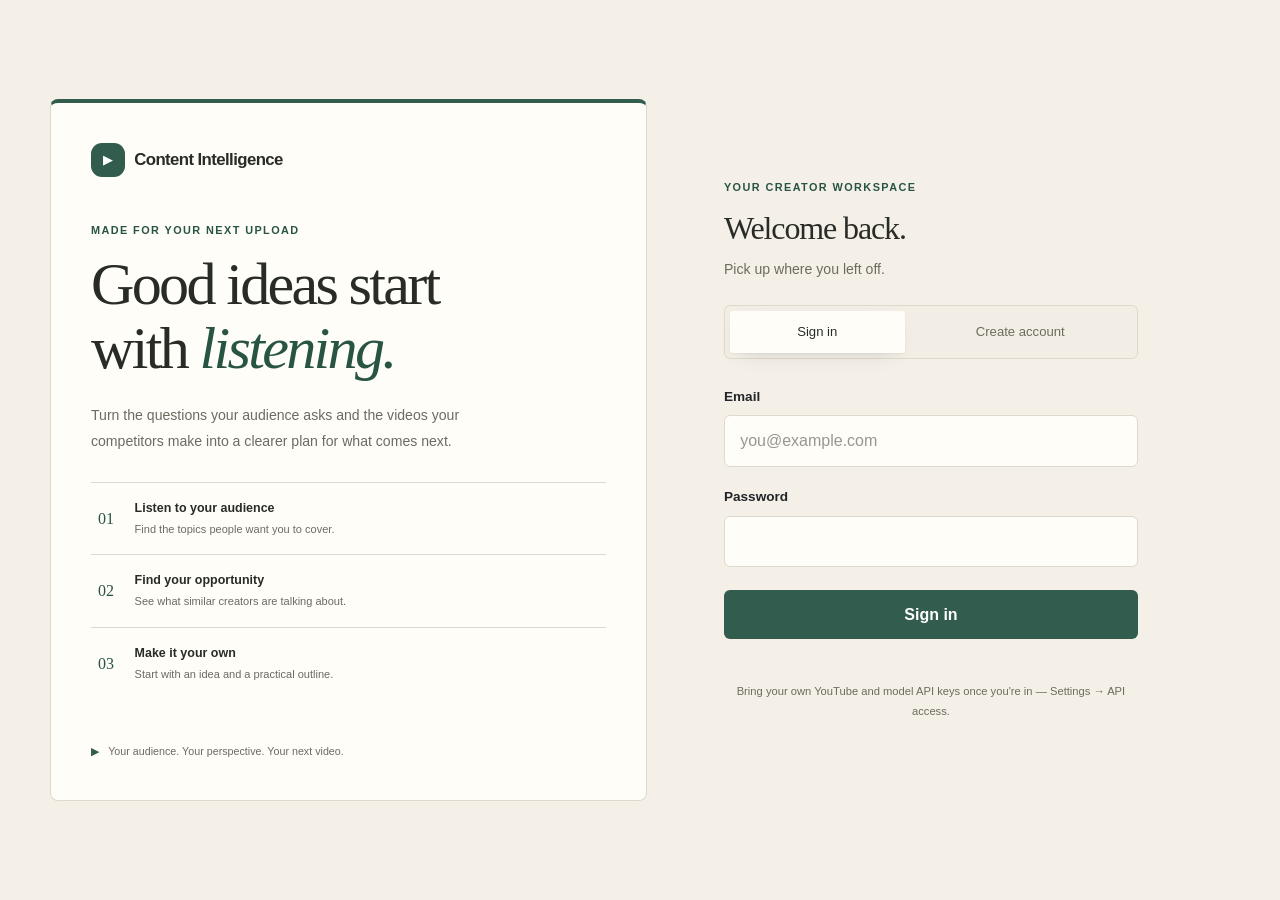
<file: frontend/index.html>
<!doctype html>
<html lang="en">
<head>
  <meta charset="utf-8">
  <meta name="viewport" content="width=device-width, initial-scale=1">
  <title>YT Content Intelligence — Sign in</title>
  <link href="https://cdn.jsdelivr.net/npm/bootstrap@5.3.3/dist/css/bootstrap.min.css" rel="stylesheet">
  <link href="css/styles.css" rel="stylesheet">
  <script>
    // Applied before first paint so a dark-theme reload never flashes white.
    try {
      const saved = localStorage.getItem("yci.theme");
      document.documentElement.dataset.bsTheme = saved
        || (matchMedia("(prefers-color-scheme: dark)").matches ? "dark" : "light");
    } catch (e) { document.documentElement.dataset.bsTheme = "light"; }
  </script>
</head>
<body class="auth-page">
  <div id="toast-box" class="toast-box"></div>

  <main class="auth-shell">
    <section class="auth-story" aria-labelledby="auth-story-title">
      <a class="brand auth-brand" href="index.html">
        <span class="brand-mark" aria-hidden="true">▶</span><span class="brand-title">Content Intelligence</span>
      </a>
      <div class="auth-story-copy">
        <p class="eyebrow">Made for your next upload</p>
        <h1 id="auth-story-title">Good ideas start<br>with <em>listening.</em></h1>
        <p class="auth-description">Turn the questions your audience asks and the videos your competitors make into a clearer plan for what comes next.</p>
        <div class="signal-stack" aria-label="How your ideas come together">
          <div class="signal-row"><span class="signal-number">01</span><div><strong>Listen to your audience</strong><span>Find the topics people want you to cover.</span></div><span class="signal-arrow" aria-hidden="true">↗</span></div>
          <div class="signal-row"><span class="signal-number">02</span><div><strong>Find your opportunity</strong><span>See what similar creators are talking about.</span></div><span class="signal-arrow" aria-hidden="true">↗</span></div>
          <div class="signal-row"><span class="signal-number">03</span><div><strong>Make it your own</strong><span>Start with an idea and a practical outline.</span></div><span class="signal-arrow" aria-hidden="true">↗</span></div>
        </div>
      </div>
      <p class="auth-story-footer"><span class="tiny-play" aria-hidden="true">▶</span> Your audience. Your perspective. Your next video.</p>
    </section>
    <section class="auth-form-shell" aria-labelledby="auth-heading">
    <div class="auth-heading mb-4">
      <p class="eyebrow">Your creator workspace</p>
      <h2 id="auth-heading">Welcome back.</h2>
      <p class="text-muted mb-0" id="auth-subheading">Pick up where you left off.</p>
    </div>

    <div class="card auth-card">
      <div class="card-body p-4">
        <ul class="nav nav-pills nav-fill mb-4" role="tablist">
          <li class="nav-item">
            <button class="nav-link active" id="tab-login" type="button">Sign in</button>
          </li>
          <li class="nav-item">
            <button class="nav-link" id="tab-signup" type="button">Create account</button>
          </li>
        </ul>

        <form id="auth-form" novalidate>
          <div class="mb-3 hidden" id="name-group">
            <label class="form-label" for="name">Name</label>
            <input id="name" class="form-control" autocomplete="name" placeholder="Your name">
          </div>
          <div class="mb-3">
            <label class="form-label" for="email">Email</label>
            <input id="email" type="email" class="form-control" autocomplete="email" placeholder="you@example.com" required>
          </div>
          <div class="mb-3">
            <label class="form-label" for="password">Password</label>
            <input id="password" type="password" class="form-control" autocomplete="current-password" required>
            <div class="form-text hidden" id="password-hint">At least 8 characters.</div>
          </div>

          <button id="submit" class="btn btn-brand w-100" type="submit">Sign in</button>
        </form>

        <div id="msg" class="mt-3"></div>
      </div>
    </div>

    <p class="text-center text-muted small mt-3 mb-0">
      Bring your own YouTube and model API keys once you're in — Settings → API access.
    </p>
    </section>
  </main>

  <script src="js/config.js"></script>
  <script src="js/api.js"></script>
  <script>
    let mode = "login";

    function setMode(next) {
      mode = next;
      const signup = mode === "signup";
      el("tab-login").classList.toggle("active", !signup);
      el("tab-signup").classList.toggle("active", signup);
      el("name-group").classList.toggle("hidden", !signup);
      el("password-hint").classList.toggle("hidden", !signup);
      el("submit").textContent = signup ? "Create account" : "Sign in";
      el("password").setAttribute("autocomplete", signup ? "new-password" : "current-password");
      el("auth-heading").textContent = signup ? "Make yourself at home." : "Welcome back.";
      el("auth-subheading").textContent = signup ? "Save your channels and start planning your next video." : "Pick up where you left off.";
      el("msg").innerHTML = "";
    }
    el("tab-login").onclick = () => setMode("login");
    el("tab-signup").onclick = () => setMode("signup");

    el("auth-form").onsubmit = async (e) => {
      e.preventDefault();

      const email = el("email").value.trim();
      const password = el("password").value;
      if (!email || !password) {
        el("msg").innerHTML = '<div class="alert alert-danger">Enter your email and password.</div>';
        return;
      }

      const btn = el("submit");
      btn.disabled = true;
      const label = btn.textContent;
      btn.innerHTML = '<span class="spinner-border spinner-border-sm"></span> Please wait…';
      try {
        const path = mode === "signup" ? "/api/auth/signup" : "/api/auth/login";
        const body = mode === "signup"
          ? { name: el("name").value.trim(), email, password }
          : { email, password };
        const res = await API.post(path, body);
        API.setToken(res.token);
        location.href = "app.html";
      } catch (err) {
        el("msg").innerHTML = '<div class="alert alert-danger">' + esc(err.message) + '</div>';
        btn.disabled = false;
        btn.textContent = label;
      }
    };

    // Already signed in? Go straight through.
    if (API.token()) location.href = "app.html";
  </script>
</body>
</html>
</file>
<file: frontend/css/styles.css>
/* ===========================================================================
   YouTube Content Intelligence — theme layer on top of Bootstrap 5.3.

   Colours are declared once as custom properties and redefined for
   [data-bs-theme="dark"], which the pages set before first paint from
   localStorage (falling back to the OS preference). Everything below reads the
   properties, so a component never needs a second dark-mode rule.
   =========================================================================== */

:root {
  --brand: #315c4e;
  --on-brand: #ffffff;
  --brand-strong: #24483c;
  --brand-ink: #285443;
  --brand-soft: #eaf0e7;
  --brand-ring: rgba(49, 92, 78, .22);

  --page: #f4f0e7;
  --page-accent: none;
  --surface: #fffdf8;
  --surface-2: #f2eee5;
  --ink: #292b26;
  --muted: #6c6b60;
  --line: #ded9cc;
  --shadow: 0 1px 2px rgba(16, 24, 40, .05), 0 8px 24px -12px rgba(16, 24, 40, .18);
  --shadow-lift: 0 2px 6px rgba(16, 24, 40, .07), 0 18px 40px -18px rgba(16, 24, 40, .28);

  --ok: #176d4e;
  --ok-soft: #e6f5ee;
}

[data-bs-theme="dark"] {
  --brand: #a8c5ad;
  --on-brand: #17251c;
  --brand-strong: #bdd5c0;
  --brand-ink: #b5d1bb;
  --brand-soft: #293a2e;
  --brand-ring: rgba(168, 197, 173, .25);

  --page: #151b19;
  --page-accent: none;
  --surface: #1d2521;
  --surface-2: #242e28;
  --ink: #ecf0e7;
  --muted: #adb9ae;
  --line: #344037;
  --shadow: 0 1px 2px rgba(0, 0, 0, .4), 0 8px 24px -12px rgba(0, 0, 0, .6);
  --shadow-lift: 0 2px 6px rgba(0, 0, 0, .45), 0 18px 40px -18px rgba(0, 0, 0, .75);

  --ok: #5fd0a4;
  --ok-soft: #14312a;
}

body {
  background: var(--page-accent), var(--page);
  background-repeat: no-repeat;
  background-attachment: fixed;
  color: var(--ink);
  font-family: -apple-system, BlinkMacSystemFont, "Segoe UI", Roboto, Helvetica, Arial, sans-serif;
  -webkit-font-smoothing: antialiased;
}

.hidden { display: none !important; }

.text-muted { color: var(--muted) !important; }
.text-brand { color: var(--brand) !important; }

/* ---- brand ---- */
.brand { display: inline-flex; align-items: center; gap: .55rem; }

.brand-mark {
  display: inline-grid;
  place-items: center;
  width: 1.7rem;
  height: 1.7rem;
  border-radius: 8px;
  background: var(--brand);
  color: #fff;
  font-size: .8rem;
  line-height: 1;
  box-shadow: none;
}

.brand-title { font-weight: 650; font-size: 1.05rem; letter-spacing: -.01em; color: var(--ink); }
.brand-lg .brand-mark { width: 2.1rem; height: 2.1rem; font-size: 1rem; }
.brand-lg .brand-title { font-size: 1.3rem; }

/* Sign-in page is vertically centred; the app page is not. */
.auth-page {
  display: flex;
  align-items: center;
  min-height: 100vh;
  padding: 3vh 0;
}

/* ---- top bar ---- */
.topbar {
  background: color-mix(in srgb, var(--surface) 88%, transparent);
  backdrop-filter: saturate(180%) blur(8px);
  border-bottom: 1px solid var(--line);
  padding: .65rem 0;
  position: sticky;
  top: 0;
  z-index: 1020;
}

/* ---- buttons ---- */
.btn-brand {
  background: var(--brand);
  border: none;
  color: var(--on-brand);
  font-weight: 600;
  box-shadow: none;
  transition: transform .12s ease, box-shadow .12s ease, filter .12s ease;
}
.btn-brand:hover, .btn-brand:focus { color: var(--on-brand); filter: brightness(1.06); transform: translateY(-1px); }
.btn-brand:active { transform: translateY(0); }
.btn-brand:disabled { filter: grayscale(.5); opacity: .6; box-shadow: none; }

.btn-outline-brand {
  border: 1px solid var(--brand);
  color: var(--brand);
  background: transparent;
  font-weight: 500;
}
.btn-outline-brand:hover { background: var(--brand); color: var(--on-brand); }

.btn-ghost {
  border: 1px solid var(--line);
  color: var(--ink);
  background: var(--surface);
}
.btn-ghost:hover { background: var(--surface-2); color: var(--ink); border-color: var(--muted); }

.btn:focus-visible, .form-control:focus, .form-select:focus {
  box-shadow: 0 0 0 .2rem var(--brand-ring) !important;
  border-color: var(--brand) !important;
}

/* ---- surfaces ---- */
.card {
  border: 1px solid var(--line);
  border-radius: 20px;
  background: var(--surface);
  box-shadow: var(--shadow);
  transition: box-shadow .18s ease, transform .18s ease;
}
.card:hover { box-shadow: var(--shadow); }

.form-control, .form-select {
  background: var(--surface);
  border-color: var(--line);
  color: var(--ink);
}
.form-control::placeholder { color: color-mix(in srgb, var(--muted) 70%, transparent); }

.card-eyebrow {
  color: var(--muted);
  font-size: .72rem;
  text-transform: uppercase;
  letter-spacing: .06em;
  font-weight: 600;
  margin-bottom: .6rem;
}

.section-head {
  font-size: .82rem;
  text-transform: uppercase;
  letter-spacing: .05em;
  color: var(--muted);
  font-weight: 600;
  margin-bottom: .6rem;
}

.channel-name { font-weight: 600; }

.competitor-card {
  border: 1px solid var(--line);
  border-radius: 12px;
  padding: .65rem .85rem;
  background: var(--surface-2);
  min-width: 190px;
  transition: border-color .15s ease, transform .15s ease;
}
.competitor-card:hover { border-color: var(--brand); transform: translateY(-1px); }

.badge-soft {
  background: var(--brand-soft);
  color: var(--brand-ink);
  font-weight: 500;
  border-radius: 999px;
  padding: .38em .75em;
}

/* ---- generate ---- */
.generate-panel {
  text-align: center;
  padding: 1.6rem 1rem;
  border: 1px dashed var(--line);
  border-radius: 16px;
  background: color-mix(in srgb, var(--surface) 60%, transparent);
}

.progress { background: var(--surface-2); border-radius: 999px; }
.progress-bar {
  background: var(--brand);
  transition: width .4s ease;
}

/* ---- setup wizard ---- */
.setup-shell { max-width: 680px; margin: 2vh auto 0; }

.steps { display: flex; align-items: center; gap: .6rem; color: var(--muted); font-size: .9rem; }
.steps .step { display: inline-flex; align-items: center; gap: .45rem; }
.steps .step b {
  display: inline-grid;
  place-items: center;
  width: 1.35rem;
  height: 1.35rem;
  border-radius: 50%;
  border: 1px solid var(--line);
  font-size: .75rem;
  font-weight: 600;
}
.steps .step.active { color: var(--brand-ink); font-weight: 600; }
.steps .step.active b { background: var(--brand); border-color: var(--brand); color: var(--on-brand); }
.steps .step-sep { opacity: .5; }

.chip {
  display: inline-flex;
  align-items: center;
  gap: .5rem;
  background: var(--brand-soft);
  color: var(--brand-ink);
  border-radius: 999px;
  padding: .3rem .5rem .3rem .85rem;
  margin: 0 .35rem .35rem 0;
  font-size: .9rem;
}
.chip .btn-close { font-size: .6rem; }

/* ---- settings ---- */
.settings-nav { gap: .35rem; }
.settings-nav .nav-link {
  color: var(--muted);
  border-radius: 999px;
  padding: .35rem .9rem;
  font-size: .9rem;
  font-weight: 500;
}
.settings-nav .nav-link:hover { color: var(--ink); background: var(--surface-2); }
.settings-nav .nav-link.active { background: var(--brand); color: var(--on-brand); }

.modal-content { border: 1px solid var(--line); border-radius: 16px; background: var(--surface); }

.key-status { margin-top: .5rem; min-height: 1.6rem; }

.pill {
  display: inline-block;
  border-radius: 999px;
  padding: .22rem .7rem;
  font-size: .8rem;
  border: 1px solid var(--line);
}
.pill-ok { background: var(--ok-soft); color: var(--ok); border-color: transparent; font-weight: 500; }
.pill-muted { background: var(--surface-2); color: var(--muted); }

.storage-note {
  font-size: .82rem;
  color: var(--muted);
  background: var(--surface-2);
  border: 1px solid var(--line);
  border-radius: 10px;
  padding: .6rem .8rem;
}

/* ---- ideas output ---- */
.ideas-body h2 { font-size: 1.35rem; margin-top: 1.6rem; }
.ideas-body h3 {
  font-size: 1.12rem;
  margin-top: 1.6rem;
  font-weight: 650;
  padding-left: .7rem;
  border-left: 3px solid var(--brand);
}
.ideas-body h4 { font-size: 1.02rem; margin-top: 1.1rem; font-weight: 600; }
.ideas-body h2:first-child,
.ideas-body h3:first-child { margin-top: 0; }
.ideas-body ul, .ideas-body ol { margin-bottom: .9rem; }
.ideas-body li { margin-bottom: .3rem; }
.ideas-body p { margin-bottom: .7rem; }
.ideas-body strong { color: var(--ink); }
.ideas-body code {
  background: var(--surface-2);
  padding: .1rem .35rem;
  border-radius: 5px;
  color: var(--brand-ink);
}
.ideas-body hr { margin: 1.6rem 0; border-color: var(--line); }

/* ---- prompt panel ---- */
.offcanvas-wide { width: min(760px, 92vw) !important; }
.offcanvas { background: var(--surface); color: var(--ink); }

.prompt-pre {
  white-space: pre-wrap;
  word-break: break-word;
  background: var(--surface-2);
  border: 1px solid var(--line);
  border-radius: 10px;
  padding: 1rem;
  font-size: .82rem;
  line-height: 1.45;
  color: var(--ink);
}

/* ---- misc ---- */
.empty-state { text-align: center; color: var(--muted); padding: 3rem 1rem; }

.toast-box {
  position: fixed;
  top: 1rem;
  right: 1rem;
  z-index: 2000;
  max-width: 380px;
}
.toast-box .alert {
  margin-bottom: .5rem;
  box-shadow: var(--shadow-lift);
  animation: toast-in .18s ease-out;
}

@keyframes toast-in {
  from { opacity: 0; transform: translateY(-6px); }
  to   { opacity: 1; transform: none; }
}

@media (prefers-reduced-motion: reduce) {
  *, *::before, *::after { animation: none !important; transition: none !important; }
}

/* ---- creator workspace polish ---- */
body { line-height: 1.6; }
a { color: var(--brand-ink); text-underline-offset: 3px; }
.brand { text-decoration: none; }
.brand-mark { width: 2.15rem; height: 2.15rem; border-radius: 11px; color: var(--on-brand); }
.brand-title { line-height: 1.3; letter-spacing: -.035em; }
.brand-subtitle { display: block; color: var(--muted); font-size: .65rem; font-weight: 450; letter-spacing: .015em; margin-top: 2px; }
.topbar { padding: .85rem 0; }
.topbar .btn { border-radius: 10px; padding: .4rem .75rem; }
#user-email { max-width: 230px; overflow: hidden; text-overflow: ellipsis; white-space: nowrap; }
.btn { border-radius: 11px; font-weight: 550; }
.btn-brand { padding: .65rem 1.15rem; }
.form-control, .form-select { border-radius: 10px; padding: .65rem .85rem; }
.form-label { font-size: .85rem; font-weight: 550; }
.card-body { padding: 1.5rem; }
.eyebrow { text-transform: uppercase; letter-spacing: .13em; font-size: .68rem; font-weight: 650; color: var(--brand-ink); margin-bottom: .8rem; }
.workspace-heading { display: flex; justify-content: space-between; align-items: end; gap: 2rem; padding: 1.1rem 0 1.9rem; }
.workspace-heading h1 { font-size: clamp(1.8rem, 3vw, 2.65rem); letter-spacing: -.055em; font-weight: 650; margin-bottom: .6rem; }
.workspace-description { font-size: .95rem; color: var(--muted); margin: 0; max-width: 560px; }
.workspace-note { display: inline-flex; align-items: center; gap: .6rem; font-size: .75rem; color: var(--muted); flex-shrink: 0; padding-bottom: .3rem; }
.note-mark { color: var(--brand); font-size: 1.5rem; line-height: 1; }
.card-eyebrow { display: flex; align-items: center; gap: .55rem; margin-bottom: 1.1rem; letter-spacing: .1em; }
.section-icon { color: var(--brand-ink); font-size: 1rem; }
.channel-identity { display: flex; align-items: center; gap: .85rem; margin-bottom: 1rem; }
.channel-avatar, .suggestion-avatar { display: inline-grid; place-items: center; flex-shrink: 0; width: 48px; height: 48px; background: var(--brand-soft); color: var(--brand-ink); border-radius: 15px; font-weight: 650; font-size: 1.1rem; }
.connection-label { display: block; color: var(--ok); font-size: .7rem; font-weight: 450; margin-top: 4px; }
.competitor-card { background: var(--surface-2); border-radius: 13px; padding: .8rem 1rem; flex: 1 1 190px; min-width: 0; }
.competitor-card .channel-name { font-size: .88rem; }
.competitor-card .small { font-size: .72rem; margin-top: .25rem; }
.suggestion-heading { font-size: .78rem; font-weight: 600; padding-top: 1rem; border-top: 1px solid var(--line); }
.suggestion-grid { display: grid; grid-template-columns: repeat(2, minmax(0, 1fr)); gap: .75rem; }
#home-suggestions .suggestion-grid { max-height: 320px; overflow-y: auto; scrollbar-width: thin; padding-right: .3rem; }
.suggestion-card { display: flex; flex-direction: column; padding: 1rem; border: 1px solid var(--line); border-radius: 14px; background: var(--surface-2); min-width: 0; }
.suggestion-card-top { display: flex; align-items: center; justify-content: space-between; gap: .5rem; margin-bottom: .8rem; }
.suggestion-avatar { width: 32px; height: 32px; font-size: .85rem; border-radius: 10px; }
.verified-label { font-size: .62rem; color: var(--ok); background: var(--ok-soft); padding: .2rem .45rem; border-radius: 6px; white-space: nowrap; }
.suggestion-name { color: var(--ink); font-weight: 600; font-size: .88rem; text-decoration: none; overflow-wrap: anywhere; }
.suggestion-name:hover { color: var(--brand-ink); text-decoration: underline; }
.suggestion-category { color: var(--brand-ink); font-size: .68rem; margin: .25rem 0 .6rem; }
.suggestion-card p { font-size: .75rem; line-height: 1.6; }
.suggestion-card .btn { margin-top: auto; align-self: flex-start; font-size: .7rem; }
.generate-panel { display: flex; align-items: center; justify-content: space-between; gap: 1.5rem; text-align: left; border: 1px solid var(--line); border-radius: 20px; background: var(--surface); padding: 1.7rem 2rem; }
.generate-copy { display: flex; align-items: center; gap: 1.2rem; min-width: 0; }
.generate-symbol { display: grid; place-items: center; width: 62px; height: 62px; border-radius: 18px; color: var(--brand-ink); background: var(--brand-soft); font-size: 2.1rem; flex-shrink: 0; }
.generate-panel h2 { font-size: 1.1rem; font-weight: 600; letter-spacing: -.025em; margin-bottom: .3rem; }
.generate-panel .form-text { margin: 0; font-size: .8rem; color: var(--muted); }
#btn-generate { display: inline-flex; justify-content: center; align-items: center; gap: 1rem; flex-shrink: 0; min-width: 150px; font-size: .95rem; padding: .85rem 1.3rem; }
#btn-generate > span { font-size: 1.15rem; }
.empty-state { padding: 2.3rem 1rem; }
.empty-illustration { display: inline-grid; place-items: center; color: var(--brand-ink); width: 64px; height: 64px; border: 1px solid var(--line); border-radius: 20px; margin-bottom: 1rem; font-size: 2rem; background: var(--surface); }
.empty-state h3 { font-size: 1.05rem; font-weight: 550; color: var(--ink); margin-bottom: .6rem; }
.empty-state p { font-size: .85rem; line-height: 1.8; }
.idea-list { display: grid; gap: 1.2rem; }
.idea-card { padding: clamp(1.2rem, 3vw, 2rem); background: var(--surface); border: 1px solid var(--line); border-radius: 20px; box-shadow: var(--shadow); }
.idea-card-top { display: flex; align-items: center; gap: .6rem; margin-bottom: .9rem; }
.idea-number { display: inline-grid; place-items: center; width: 30px; height: 30px; border-radius: 9px; color: var(--brand-ink); background: var(--brand-soft); font-size: .74rem; font-weight: 650; }
.idea-label { font-size: .66rem; letter-spacing: .08em; text-transform: uppercase; color: var(--muted); }
.ideas-body .idea-card h3 { border: 0; padding: 0; margin: 0 0 .7rem; font-size: clamp(1.25rem, 2vw, 1.65rem); letter-spacing: -.035em; line-height: 1.35; }
.idea-description { font-size: .93rem; color: var(--muted); max-width: 850px; }
.idea-card h6 { font-size: .74rem; font-weight: 650; margin-bottom: .45rem; }
.idea-reason { margin: 1.2rem 0; background: var(--surface-2); border-radius: 12px; padding: 1rem 1.15rem; }
.idea-reason p { margin: 0; font-size: .86rem; }
.idea-exploration { border-bottom: 1px solid var(--line); padding: .25rem 0 1rem; margin-bottom: 1.2rem; }
.idea-exploration summary { list-style: none; display: flex; justify-content: space-between; align-items: center; font-weight: 550; font-size: .82rem; cursor: pointer; padding: .5rem 0; }
.idea-exploration summary::-webkit-details-marker { display: none; }
.idea-exploration summary:focus-visible { outline: 2px solid var(--brand); outline-offset: 4px; border-radius: 4px; }
.idea-exploration[open] summary > span { transform: rotate(45deg); }
.idea-detail-grid { display: grid; grid-template-columns: 1fr 1fr; gap: 1.5rem; font-size: .85rem; padding-top: 1rem; }
.idea-sources { padding: .3rem 0 .6rem; }
.video-link-list { padding-left: 1.1rem; font-size: .82rem; color: var(--muted); }
.video-link-list a { color: var(--ink); text-decoration-color: var(--line); }
.video-link-list a:hover { color: var(--brand-ink); text-decoration-color: var(--brand); }
.idea-actions { display: flex; align-items: center; flex-wrap: wrap; gap: 1rem; margin-top: .5rem; }
.idea-actions .btn { font-size: .8rem; }
.idea-actions > span { font-size: .72rem; color: var(--muted); }
.transcript-panel { margin-top: 1.5rem; border-top: 1px solid var(--line); padding-top: 1.5rem; font-size: .88rem; }
.transcript-panel > h5 { font-size: 1.15rem; letter-spacing: -.02em; margin-bottom: 1.2rem; }
.first-idea-note { display: flex; align-items: flex-start; gap: 1rem; padding: 1.6rem 1.2rem; }
.ideas-body .first-idea-note h4 { margin: 0 0 .5rem; font-size: .95rem; }
.first-idea-note p { margin: 0; font-size: .9rem; color: var(--muted); }
.auth-page { padding: 2.5rem; }
.auth-shell { width: 100%; max-width: 1180px; display: grid; grid-template-columns: 1.18fr 1fr; gap: clamp(2rem, 6vw, 5rem); margin: auto; align-items: center; }
.auth-story { min-height: 680px; border: 1px solid var(--line); background: var(--surface); padding: 2.5rem; border-radius: 28px; display: flex; flex-direction: column; justify-content: space-between; }
.auth-story-copy { margin-top: 2.8rem; margin-bottom: 2.7rem; }
.auth-story h1 { font-family: Georgia, "Times New Roman", serif; font-weight: 400; font-size: clamp(2.8rem, 4.7vw, 4.1rem); letter-spacing: -.055em; line-height: 1.06; margin-bottom: 1.4rem; }
.auth-story h1 em { color: var(--brand-ink); font-weight: 400; }
.auth-description { color: var(--muted); font-size: .88rem; max-width: 420px; line-height: 1.85; }
.signal-stack { display: grid; gap: .8rem; margin-top: 1.7rem; }
.signal-row { display: flex; align-items: center; gap: .85rem; padding: .85rem 1rem; border-radius: 13px; background: var(--surface-2); }
.signal-number { display: inline-grid; place-items: center; width: 30px; height: 30px; flex-shrink: 0; font-size: .65rem; color: var(--brand-ink); border: 1px solid var(--line); background: var(--surface); border-radius: 50%; }
.signal-row strong { display: block; font-size: .78rem; font-weight: 600; }
.signal-row div > span { display: block; font-size: .69rem; color: var(--muted); margin-top: 2px; }
.signal-arrow { margin-left: auto; font-size: 1rem; color: var(--brand-ink); }
.auth-story-footer { font-size: .67rem; color: var(--muted); margin: 0; }
.tiny-play { color: var(--brand); margin-right: .4rem; }
.auth-form-shell { padding-right: 1rem; max-width: 430px; width: 100%; }
.auth-heading h2 { font-size: 2rem; font-weight: 600; letter-spacing: -.05em; margin-bottom: .7rem; }
.auth-heading > p:last-child { font-size: .88rem; }
.auth-card { box-shadow: none; border: none; background: transparent; }
.auth-card .card-body { padding: 0 !important; }
.auth-card .nav-pills { background: var(--surface-2); border: 1px solid var(--line); padding: 5px; border-radius: 13px; gap: 4px; }
.auth-card .nav-link { width: 100%; color: var(--muted); font-size: .82rem; padding: .65rem .5rem; border-radius: 9px; }
.auth-card .nav-link.active { background: var(--surface); box-shadow: var(--shadow); color: var(--ink); }
.auth-card .form-control { background: var(--surface); padding: .8rem .95rem; }
.auth-card #submit { margin-top: .4rem; padding: .8rem; }
.auth-form-shell > p { font-size: .7rem !important; line-height: 1.8; margin-top: 1.6rem !important; }
.modal-header, .modal-footer { border-color: var(--line); padding: 1.2rem 1.5rem; }
.modal-body { padding: 1.5rem; }
@media (max-width: 991px) {
  .workspace-note { display: none; }
  .auth-page { padding: 1.7rem; }
  .auth-shell { max-width: 470px; grid-template-columns: 1fr; gap: 2.5rem; }
  .auth-story { min-height: 0; background: none; border: 0; padding: 0; }
  .auth-story-copy, .auth-story-footer { display: none; }
  .auth-form-shell { padding: 0; max-width: none; }
}
@media (max-width: 575px) {
  .topbar .container-xl { gap: .7rem !important; }
  .topbar .brand-title { font-size: .85rem; }
  .topbar .brand-mark { display: none; }
  .topbar .btn { padding: .35rem .5rem; font-size: .7rem; }
  .topbar .ms-auto { gap: .3rem !important; }
  .workspace-heading { padding-top: .5rem; padding-bottom: 1.3rem; }
  .workspace-description { font-size: .82rem; }
  .card-body { padding: 1.15rem; }
  .generate-panel { align-items: stretch; flex-direction: column; padding: 1.25rem; gap: 1.2rem; }
  .generate-symbol { width: 45px; height: 45px; font-size: 1.6rem; border-radius: 13px; }
  .generate-panel h2 { font-size: .94rem; }
  .generate-panel .form-text { font-size: .73rem; }
  .suggestion-grid, .idea-detail-grid { grid-template-columns: 1fr; }
  .idea-actions { align-items: flex-start; gap: .65rem; }
  .idea-actions .btn { width: 100%; }
  .idea-actions > span { width: 100%; text-align: center; }
  .auth-page { padding: 1.5rem; }
  .auth-heading h2 { font-size: 1.8rem; }
}

/* A quiet, editorial workspace: paper, ruled edges and room for the content. */
.topbar { background: var(--page); backdrop-filter: none; }
.card, .idea-card { border-radius: 8px; box-shadow: none; }
.card.shadow-sm { box-shadow: none !important; }
.workspace-heading { padding: 2rem 0; }
.workspace-heading h1, .auth-heading h2, .ideas-body .idea-card h3 {
  font-family: Georgia, "Times New Roman", serif;
  font-weight: 400;
  letter-spacing: -.035em;
}
.workspace-heading h1 { font-size: clamp(2.2rem, 4vw, 3.2rem); }
.card-eyebrow, .section-head { text-transform: none; letter-spacing: 0; font-size: .85rem; color: var(--ink); }
.btn, .topbar .btn, .form-control, .form-select { border-radius: 6px; }
.generate-panel { border-radius: 8px; border-left: 4px solid var(--brand); }
.generate-symbol { display: none; }
.generate-panel h2 { font-family: Georgia, "Times New Roman", serif; font-size: 1.4rem; font-weight: 400; }
.competitor-card, .suggestion-card { border-radius: 6px; }
.channel-avatar, .suggestion-avatar { border-radius: 50%; }
.idea-card-top { padding-bottom: 1rem; border-bottom: 1px solid var(--line); }
.idea-number { background: transparent; border: 1px solid var(--line); border-radius: 50%; }
.idea-reason { border-radius: 4px; }
.idea-card { margin-bottom: .3rem; }
.auth-story { border-radius: 8px; background: var(--surface); border-top: 4px solid var(--brand); }
.auth-story h1 { letter-spacing: -.045em; }
.signal-stack { gap: 0; }
.signal-row { border-radius: 0; background: transparent; padding: 1rem 0; border-top: 1px solid var(--line); }
.signal-number { border: none; background: transparent; font-family: Georgia, serif; font-size: 1rem; }
.signal-arrow { display: none; }
.auth-card .nav-pills { border-radius: 6px; }
.auth-card .nav-link { border-radius: 3px; }
.transcript-feedback { border-left: 3px solid var(--line); padding: .75rem 1rem; background: var(--surface-2); margin-top: 1rem; }
@media (max-width: 991px) { .auth-story { border: 0; background: transparent; } }
@media (max-width: 575px) {
  .workspace-heading { padding: 1rem 0 1.5rem; }
  .generate-panel h2 { font-size: 1.2rem; }
}
</file>
